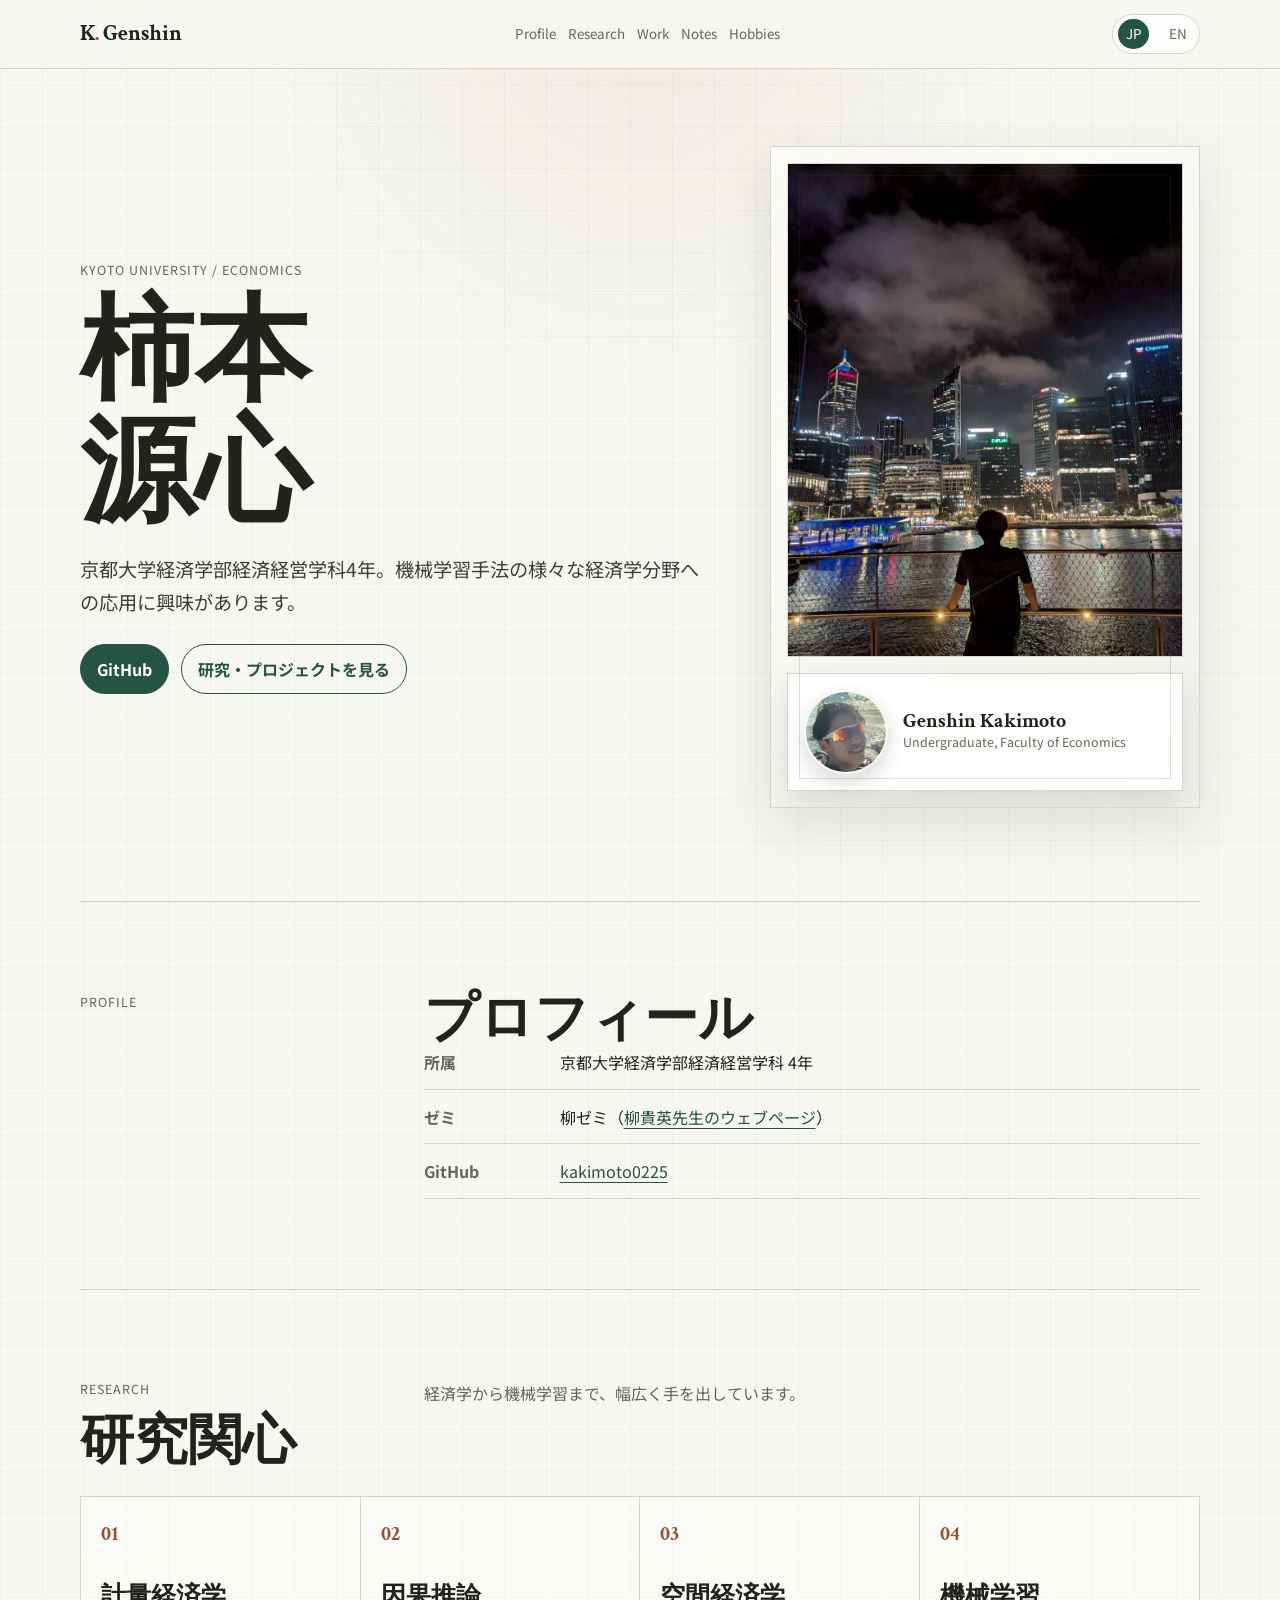
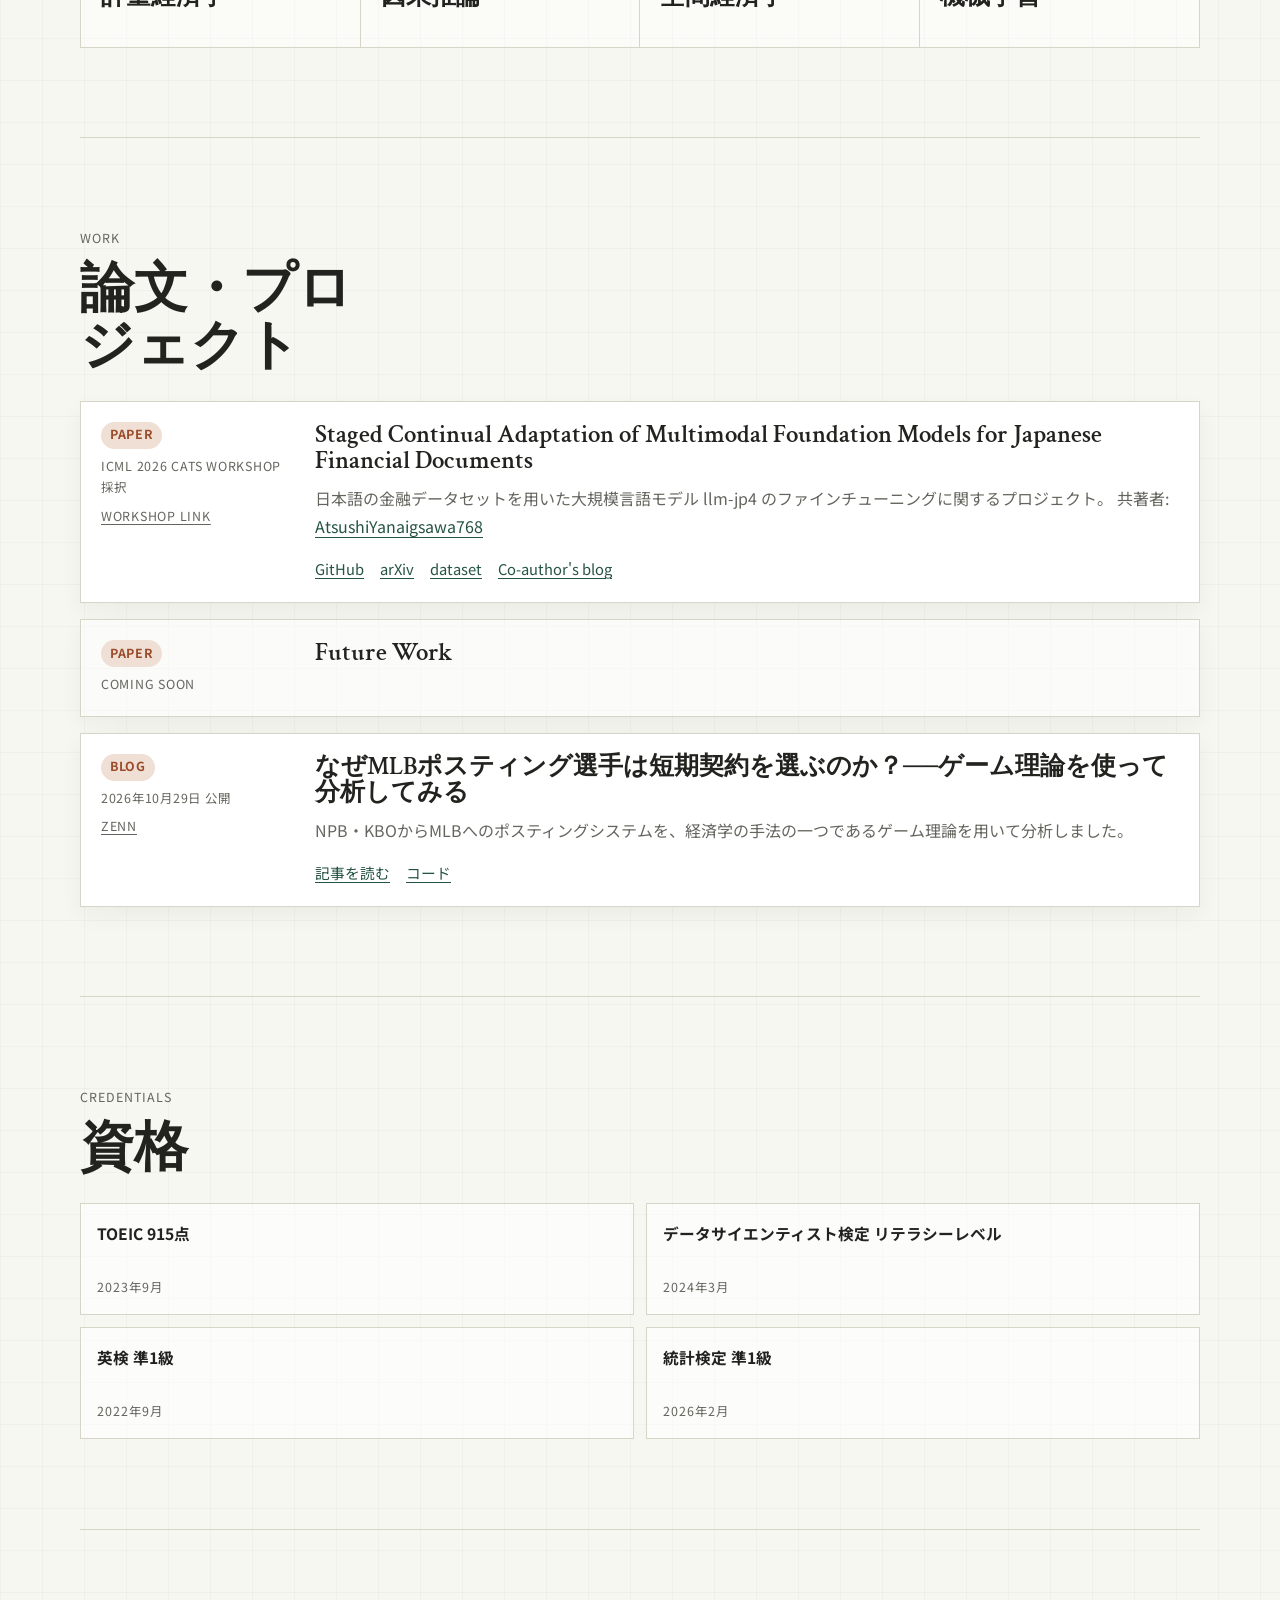
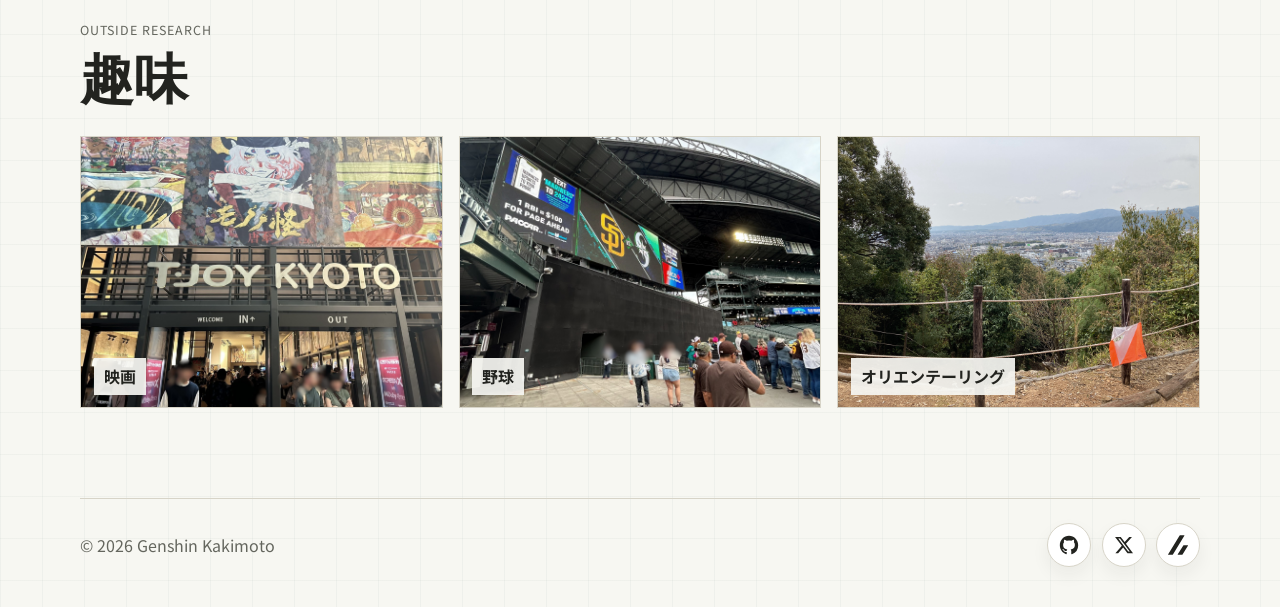
<file: index.html>
﻿<!doctype html>
<html lang="ja">

<head>
  <meta charset="UTF-8" />
  <meta name="viewport" content="width=device-width, initial-scale=1.0" />
  <title>柿本 源心 | Homepage</title>
  <meta name="description" content="柿本源心の個人ホームページ。京都大学経済学部で計量経済学、因果推論、空間経済学、機械学習を研究しています。" />
  <meta property="og:title" content="柿本 源心 | Homepage" />
  <meta property="og:description" content="研究関心、論文、プロジェクトをまとめた個人ホームページです。" />
  <meta property="og:image" content="https://kakimoto0225.github.io/images/profile_large.jpg" />
  <meta property="og:url" content="https://kakimoto0225.github.io/" />
  <link rel="canonical" href="https://kakimoto0225.github.io/" />
  <link rel="stylesheet" href="style.css" />
</head>

<body>
  <header class="site-header">
    <nav class="site-nav" aria-label="メインナビゲーション">
      <a class="brand" href="#top">K<span>.</span> Genshin</a>
      <div class="nav-links">
        <a href="#about">Profile</a>
        <a href="#research">Research</a>
        <a href="#work">Work</a>
        <a href="#notes">Notes</a>
        <a href="#hobbies">Hobbies</a>
      </div>
      <div class="language-switch" aria-label="言語切り替え">
        <a href="index.html" aria-current="page">JP</a>
        <a href="en/">EN</a>
      </div>
    </nav>
  </header>

  <main>
    <section class="hero" id="top">
      <div class="hero-copy">
        <p class="eyebrow">Kyoto University / Economics</p>
        <h1>柿本<br />源心</h1>
        <p class="hero-lead">
          京都大学経済学部経済経営学科4年。機械学習手法の様々な経済学分野への応用に興味があります。
        </p>
        <div class="hero-actions">
          <a class="button button-primary" href="https://github.com/kakimoto0225" target="_blank" rel="noopener noreferrer">GitHub</a>
          <a class="button" href="#work">研究・プロジェクトを見る</a>
        </div>
      </div>

      <aside class="hero-panel" aria-label="プロフィール概要">
        <div class="hero-photo-grid">
          <img class="hero-photo hero-photo-night" src="images/profile_large.jpg" alt="夜景の写真" />
        </div>
        <div class="hero-card">
          <img class="face-avatar" src="images/face.jpg" alt="柿本源心の顔写真" />
          <div>
            <p class="card-name">Genshin Kakimoto</p>
            <p class="card-note">Undergraduate, Faculty of Economics</p>
          </div>
        </div>
      </aside>
    </section>

    <section class="section profile-layout" id="about">
      <div class="section-kicker">Profile</div>
      <div>
        <h2>プロフィール</h2>
        <div class="fact-list">
          <div class="fact-row">
            <dt>所属</dt>
            <dd>京都大学経済学部経済経営学科 4年</dd>
          </div>
          <div class="fact-row">
            <dt>ゼミ</dt>
            <dd>柳ゼミ（<a href="https://sites.google.com/view/takahide-yanagi/japanese?authuser=0" target="_blank" rel="noopener noreferrer">柳貴英先生のウェブページ</a>）</dd>
          </div>
          <div class="fact-row">
            <dt>GitHub</dt>
            <dd><a href="https://github.com/kakimoto0225" target="_blank" rel="noopener noreferrer">kakimoto0225</a></dd>
          </div>
        </div>
      </div>
    </section>

    <section class="section" id="research">
      <div class="section-heading">
        <div>
          <p class="section-kicker">Research</p>
          <h2>研究関心</h2>
        </div>
        <p class="section-summary">経済学から機械学習まで、幅広く手を出しています。</p>
      </div>
      <div class="topic-grid">
        <article class="topic-card">
          <span class="topic-number">01</span>
          <h3>計量経済学</h3>
        </article>
        <article class="topic-card">
          <span class="topic-number">02</span>
          <h3>因果推論</h3>
        </article>
        <article class="topic-card">
          <span class="topic-number">03</span>
          <h3>空間経済学</h3>
        </article>
        <article class="topic-card">
          <span class="topic-number">04</span>
          <h3>機械学習</h3>
        </article>
      </div>
    </section>

    <section class="section" id="work">
      <div class="section-heading">
        <div>
          <p class="section-kicker">Work</p>
          <h2>論文・プロジェクト</h2>
        </div>
      </div>

      <div class="work-list">
        <article class="work-item">
          <div class="work-meta">
            <span>Paper</span>
            <span>ICML 2026 CATS workshop 採択</span>
            <a href="https://cats-icml.github.io/" target="_blank" rel="noopener noreferrer">workshop link</a>
          </div>
          <div class="work-body">
            <h3>Staged Continual Adaptation of Multimodal Foundation Models for Japanese Financial Documents</h3>
            <p>
              日本語の金融データセットを用いた大規模言語モデル llm-jp4 のファインチューニングに関するプロジェクト。
              共著者: <a href="https://github.com/AtsushiYanaigsawa768" target="_blank" rel="noopener noreferrer">AtsushiYanaigsawa768</a>
            </p>
            <div class="inline-links">
              <a href="https://github.com/kakimoto0225/ft-llm-2026" target="_blank" rel="noopener noreferrer">GitHub</a>
              <a href="https://arxiv.org/abs/2610.27904" target="_blank" rel="noopener noreferrer">arXiv</a>
              <a href="https://huggingface.co/collections/Yana/compass" target="_blank" rel="noopener noreferrer">dataset</a>
              <a href="https://atsushiyanaigsawa768.github.io/mysite/ja/blog/compass/" target="_blank" rel="noopener noreferrer">Co-author's blog</a>
            </div>
          </div>
        </article>

        <article class="work-item work-item-empty">
          <div class="work-meta">
            <span>Paper</span>
            <span>Coming Soon</span>
          </div>
          <div class="work-body">
            <h3>Future Work</h3>
          </div>
        </article>

        <article class="work-item">
          <div class="work-meta">
            <span>Blog</span>
            <span>2026年10月29日 公開</span>
            <a href="https://zenn.dev/kakimoto0225/articles/zenn_posting_mlb" target="_blank" rel="noopener noreferrer">Zenn</a>
          </div>
          <div class="work-body">
            <h3>なぜMLBポスティング選手は短期契約を選ぶのか？──ゲーム理論を使って分析してみる</h3>
            <p>
              NPB・KBOからMLBへのポスティングシステムを、経済学の手法の一つであるゲーム理論を用いて分析しました。
            </p>
            <div class="inline-links">
              <a href="https://zenn.dev/kakimoto0225/articles/zenn_posting_mlb" target="_blank" rel="noopener noreferrer">記事を読む</a>
              <a href="https://github.com/kakimoto0225/zenn_posting_code" target="_blank" rel="noopener noreferrer">コード</a>
            </div>
          </div>
        </article>
      </div>
    </section>

    <section class="section split-section" id="notes">
      <div>
        <p class="section-kicker">Credentials</p>
        <h2>資格</h2>
      </div>
      <div class="credential-grid">
        <div class="credential"><strong>TOEIC 915点</strong><span>2023年9月</span></div>
        <div class="credential"><strong>データサイエンティスト検定 リテラシーレベル</strong><span>2024年3月</span></div>
        <div class="credential"><strong>英検 準1級</strong><span>2022年9月</span></div>
        <div class="credential"><strong>統計検定 準1級</strong><span>2026年2月</span></div>
      </div>
    </section>

    <section class="section" id="hobbies">
      <div class="section-heading">
        <div>
          <p class="section-kicker">Outside Research</p>
          <h2>趣味</h2>
        </div>
      </div>
      <div class="image-grid">
        <figure>
          <img src="images/hobby_movie.jpg" alt="映画のイメージ写真" />
          <figcaption>映画</figcaption>
        </figure>
        <figure>
          <img src="images/hobby_baseball.jpg" alt="野球のイメージ写真" />
          <figcaption>野球</figcaption>
        </figure>
        <figure>
          <img src="images/hobby_orienteering.jpeg" alt="オリエンテーリングのイメージ写真" />
          <figcaption>オリエンテーリング</figcaption>
        </figure>
      </div>
    </section>
  </main>

  <footer class="site-footer">
    <p>&copy; 2026 Genshin Kakimoto</p>
    <div class="footer-social-links" aria-label="Social links">
      <a class="footer-social-link" href="https://github.com/kakimoto0225/kakimoto0225.github.io" target="_blank" rel="noopener noreferrer" aria-label="GitHub repository">
        <svg aria-hidden="true" viewBox="0 0 24 24" width="22" height="22">
          <path d="M12 2C6.48 2 2 6.58 2 12.26c0 4.53 2.87 8.37 6.84 9.73.5.1.68-.22.68-.49 0-.24-.01-1.04-.01-1.89-2.78.62-3.37-1.22-3.37-1.22-.45-1.19-1.11-1.5-1.11-1.5-.91-.64.07-.63.07-.63 1 .07 1.53 1.06 1.53 1.06.89 1.56 2.34 1.11 2.91.85.09-.66.35-1.11.63-1.37-2.22-.26-4.56-1.14-4.56-5.06 0-1.12.39-2.03 1.03-2.75-.1-.26-.45-1.3.1-2.71 0 0 .84-.28 2.75 1.05A9.3 9.3 0 0 1 12 7c.85 0 1.71.12 2.51.34 1.91-1.33 2.75-1.05 2.75-1.05.55 1.41.2 2.45.1 2.71.64.72 1.03 1.63 1.03 2.75 0 3.93-2.34 4.79-4.57 5.05.36.32.68.94.68 1.9 0 1.37-.01 2.47-.01 2.8 0 .27.18.59.69.49A10.2 10.2 0 0 0 22 12.26C22 6.58 17.52 2 12 2Z" />
        </svg>
      </a>
      <a class="footer-social-link" href="https://x.com/KG_economics" target="_blank" rel="noopener noreferrer" aria-label="X account">
        <svg aria-hidden="true" viewBox="0 0 24 24" width="20" height="20">
          <path d="M18.244 2.25h3.308l-7.227 8.26 8.502 11.24H16.17l-5.214-6.817L4.99 21.75H1.68l7.73-8.835L1.254 2.25H8.08l4.713 6.231Zm-1.161 17.52h1.833L7.084 4.126H5.117Z" />
        </svg>
      </a>
      <a class="footer-social-link" href="https://zenn.dev/kakimoto0225" target="_blank" rel="noopener noreferrer" aria-label="Zenn">
        <svg aria-hidden="true" viewBox="0 0 24 24" width="20" height="20">
          <path d="M.264 23.771h4.984c.264 0 .498-.147.645-.352L19.614.874c.176-.293-.029-.645-.381-.645h-4.72a.627.627 0 0 0-.557.323L.03 23.361c-.088.176.029.41.234.41ZM17.445 23.419l6.479-10.408c.205-.323-.029-.733-.41-.733h-4.691c-.176 0-.352.088-.44.235l-6.655 10.643c-.176.264.029.616.352.616h4.779a.654.654 0 0 0 .586-.353Z" />
        </svg>
      </a>
    </div>
  </footer>

</body>

</html>
</file>
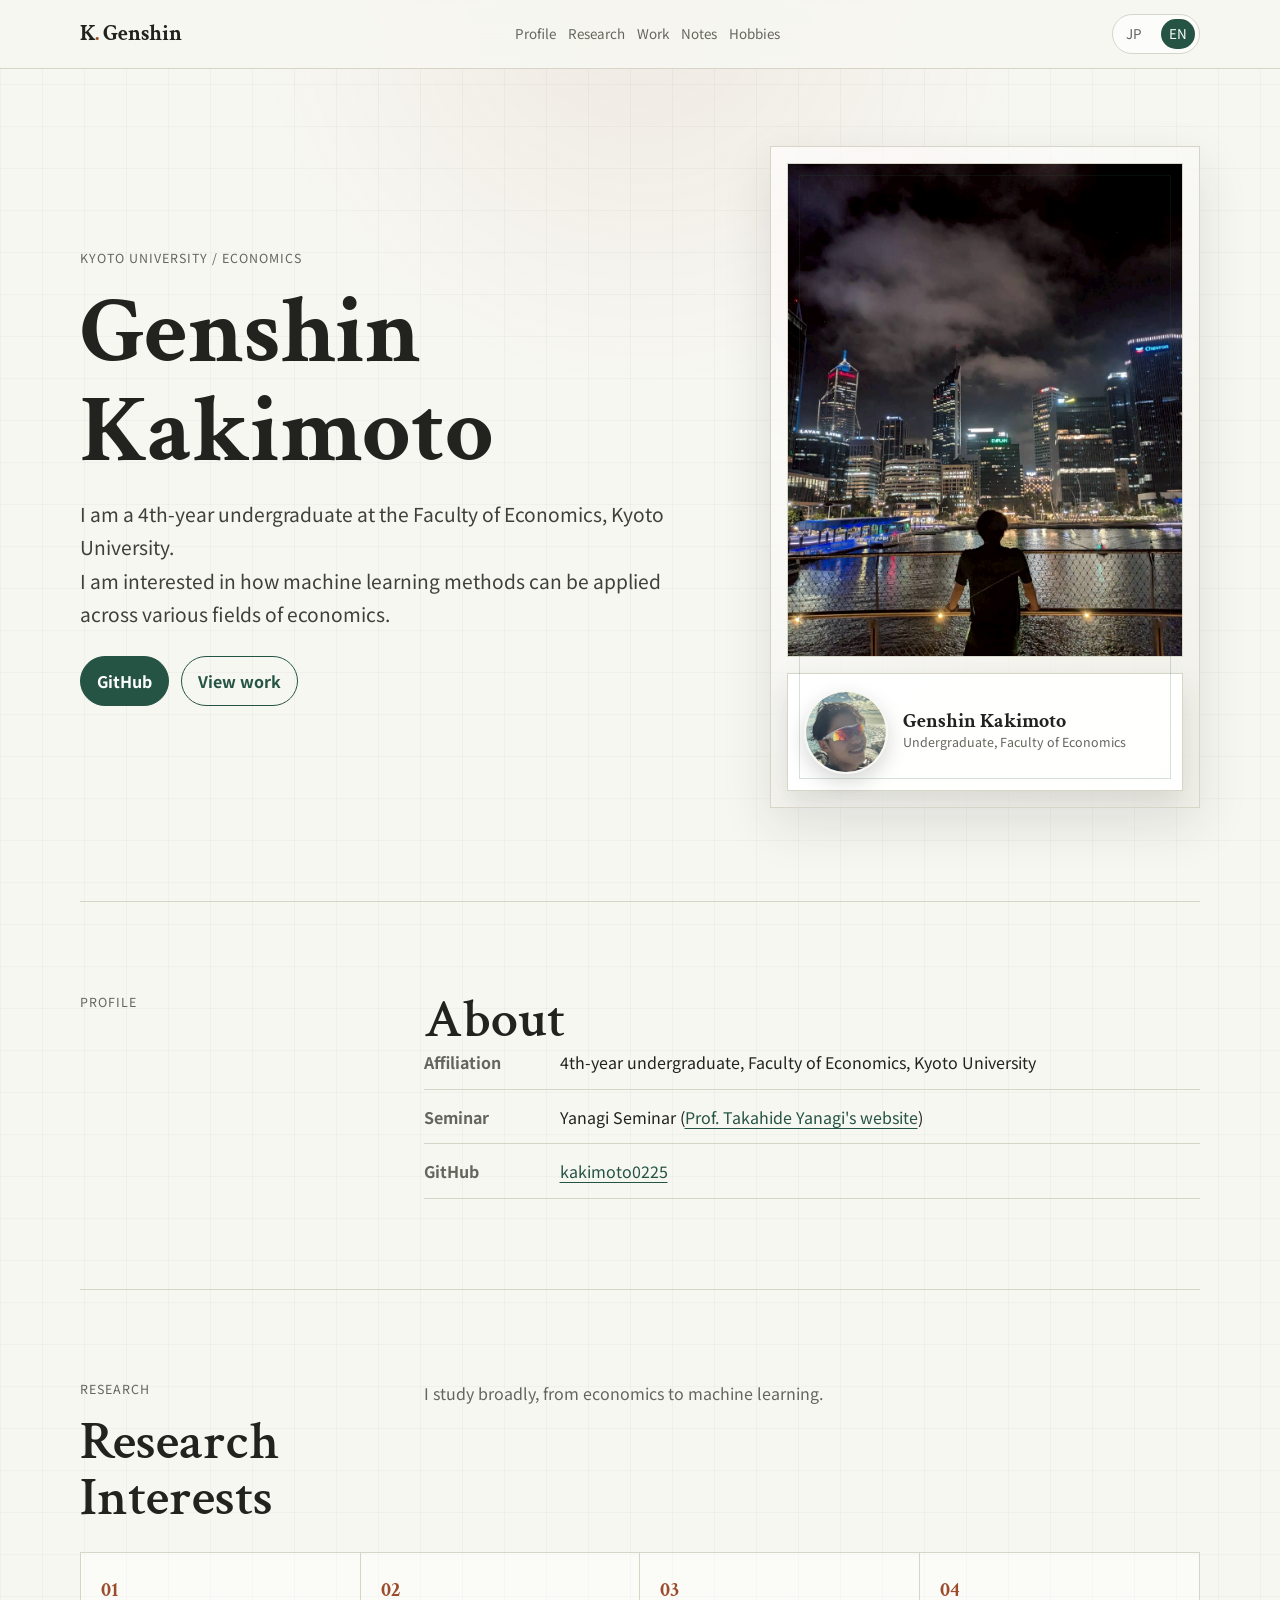
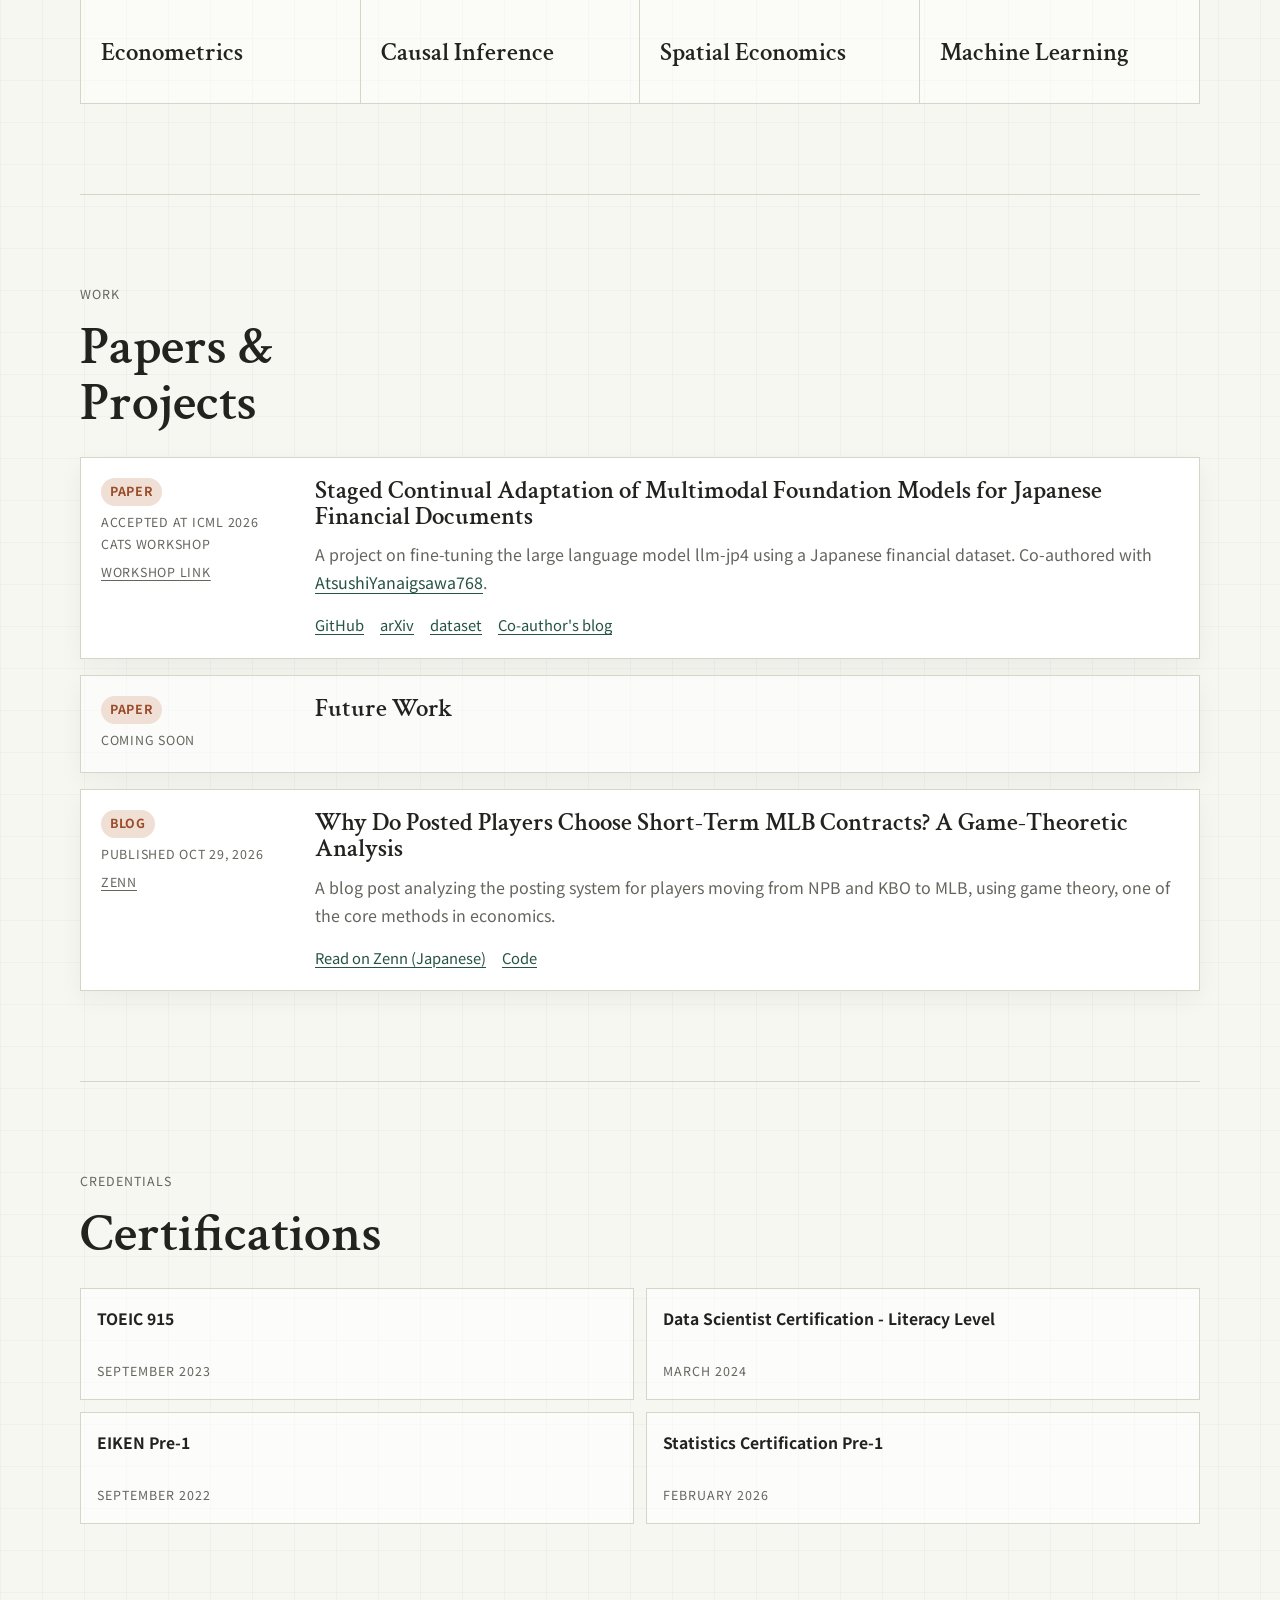
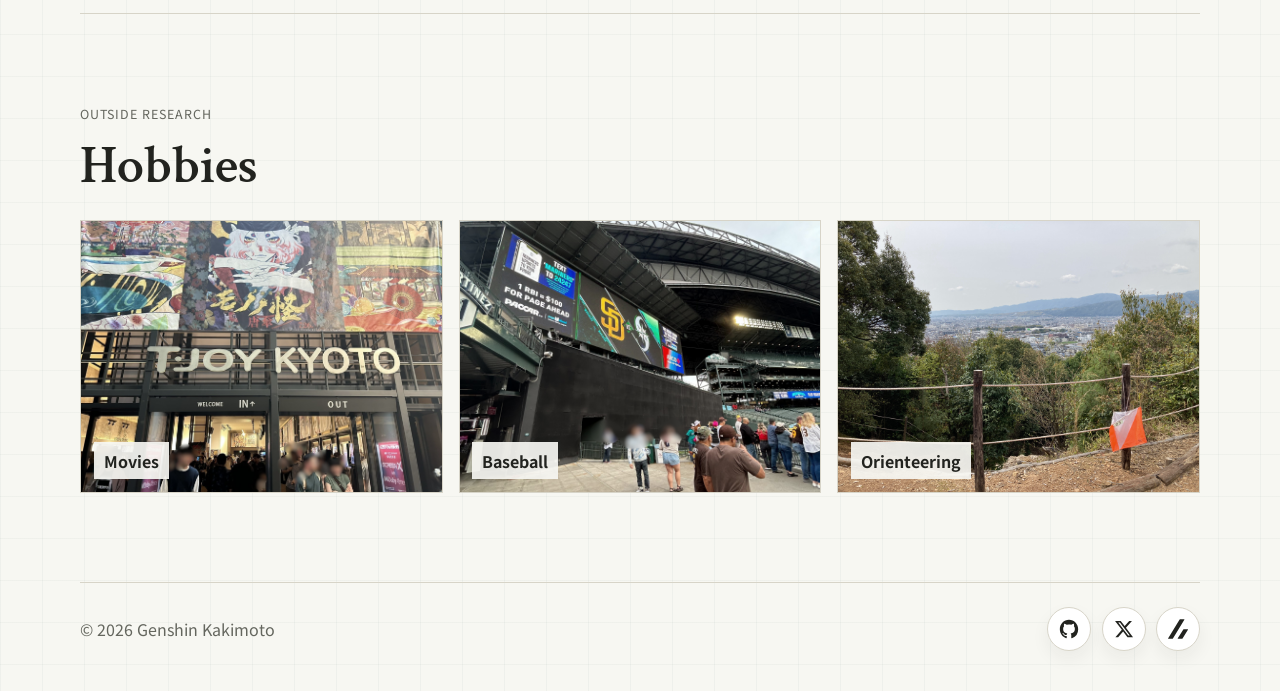
<file: en/index.html>
﻿<!doctype html>
<html lang="en">

<head>
  <meta charset="UTF-8" />
  <meta name="viewport" content="width=device-width, initial-scale=1.0" />
  <title>Genshin Kakimoto | Homepage</title>
  <meta name="description" content="Personal homepage for Genshin Kakimoto, an undergraduate at Kyoto University researching econometrics, causal inference, spatial economics, and machine learning." />
  <meta property="og:title" content="Genshin Kakimoto | Homepage" />
  <meta property="og:description" content="Research interests, papers, and projects." />
  <meta property="og:image" content="https://kakimoto0225.github.io/images/profile_large.jpg" />
  <meta property="og:url" content="https://kakimoto0225.github.io/en/" />
  <link rel="canonical" href="https://kakimoto0225.github.io/en/" />
  <link rel="stylesheet" href="../style.css" />
</head>

<body>
  <header class="site-header">
    <nav class="site-nav" aria-label="Main navigation">
      <a class="brand" href="#top">K<span>.</span> Genshin</a>
      <div class="nav-links">
        <a href="#about">Profile</a>
        <a href="#research">Research</a>
        <a href="#work">Work</a>
        <a href="#notes">Notes</a>
        <a href="#hobbies">Hobbies</a>
      </div>
      <div class="language-switch" aria-label="Language switcher">
        <a href="../">JP</a>
        <a href="./" aria-current="page">EN</a>
      </div>
    </nav>
  </header>

  <main>
    <section class="hero" id="top">
      <div class="hero-copy">
        <p class="eyebrow">Kyoto University / Economics</p>
        <h1>Genshin Kakimoto</h1>
        <p class="hero-lead">
          I am a 4th-year undergraduate at the Faculty of Economics, Kyoto University.<br />
          I am interested in how machine learning methods can be applied across various fields of economics.
        </p>
        <div class="hero-actions">
          <a class="button button-primary" href="https://github.com/kakimoto0225" target="_blank" rel="noopener noreferrer">GitHub</a>
          <a class="button" href="#work">View work</a>
        </div>
      </div>

      <aside class="hero-panel" aria-label="Profile summary">
        <div class="hero-photo-grid">
          <img class="hero-photo hero-photo-night" src="../images/profile_large.jpg" alt="Night view photo" />
        </div>
        <div class="hero-card">
          <img class="face-avatar" src="../images/face.jpg" alt="Portrait of Genshin Kakimoto" />
          <div>
            <p class="card-name">Genshin Kakimoto</p>
            <p class="card-note">Undergraduate, Faculty of Economics</p>
          </div>
        </div>
      </aside>
    </section>

    <section class="section profile-layout" id="about">
      <div class="section-kicker">Profile</div>
      <div>
        <h2>About</h2>
        <div class="fact-list">
          <div class="fact-row">
            <dt>Affiliation</dt>
            <dd>4th-year undergraduate, Faculty of Economics, Kyoto University</dd>
          </div>
          <div class="fact-row">
            <dt>Seminar</dt>
            <dd>Yanagi Seminar (<a href="https://sites.google.com/view/takahide-yanagi/japanese?authuser=0" target="_blank" rel="noopener noreferrer">Prof. Takahide Yanagi's website</a>)</dd>
          </div>
          <div class="fact-row">
            <dt>GitHub</dt>
            <dd><a href="https://github.com/kakimoto0225" target="_blank" rel="noopener noreferrer">kakimoto0225</a></dd>
          </div>
        </div>
      </div>
    </section>

    <section class="section" id="research">
      <div class="section-heading">
        <div>
          <p class="section-kicker">Research</p>
          <h2>Research Interests</h2>
        </div>
        <p class="section-summary">I study broadly, from economics to machine learning.</p>
      </div>
      <div class="topic-grid">
        <article class="topic-card">
          <span class="topic-number">01</span>
          <h3>Econometrics</h3>
        </article>
        <article class="topic-card">
          <span class="topic-number">02</span>
          <h3>Causal Inference</h3>
        </article>
        <article class="topic-card">
          <span class="topic-number">03</span>
          <h3>Spatial Economics</h3>
        </article>
        <article class="topic-card">
          <span class="topic-number">04</span>
          <h3>Machine Learning</h3>
        </article>
      </div>
    </section>

    <section class="section" id="work">
      <div class="section-heading">
        <div>
          <p class="section-kicker">Work</p>
          <h2>Papers &amp; Projects</h2>
        </div>
      </div>

      <div class="work-list">
        <article class="work-item">
          <div class="work-meta">
            <span>Paper</span>
            <span>Accepted at ICML 2026 CATS workshop</span>
            <a href="https://cats-icml.github.io/" target="_blank" rel="noopener noreferrer">workshop link</a>
          </div>
          <div class="work-body">
            <h3>Staged Continual Adaptation of Multimodal Foundation Models for Japanese Financial Documents</h3>
            <p>
              A project on fine-tuning the large language model llm-jp4 using a Japanese financial dataset.
              Co-authored with <a href="https://github.com/AtsushiYanaigsawa768" target="_blank" rel="noopener noreferrer">AtsushiYanaigsawa768</a>.
            </p>
            <div class="inline-links">
              <a href="https://github.com/kakimoto0225/ft-llm-2026" target="_blank" rel="noopener noreferrer">GitHub</a>
              <a href="https://arxiv.org/abs/2610.27904" target="_blank" rel="noopener noreferrer">arXiv</a>
              <a href="https://huggingface.co/collections/Yana/compass" target="_blank" rel="noopener noreferrer">dataset</a>
              <a href="https://atsushiyanaigsawa768.github.io/mysite/en/blog/compass/" target="_blank" rel="noopener noreferrer">Co-author's blog</a>
            </div>
          </div>
        </article>

        <article class="work-item work-item-empty">
          <div class="work-meta">
            <span>Paper</span>
            <span>Coming Soon</span>
          </div>
          <div class="work-body">
            <h3>Future Work</h3>
          </div>
        </article>

        <article class="work-item">
          <div class="work-meta">
            <span>Blog</span>
            <span>Published Oct 29, 2026</span>
            <a href="https://zenn.dev/kakimoto0225/articles/zenn_posting_mlb" target="_blank" rel="noopener noreferrer">Zenn</a>
          </div>
          <div class="work-body">
            <h3>Why Do Posted Players Choose Short-Term MLB Contracts? A Game-Theoretic Analysis</h3>
            <p>
              A blog post analyzing the posting system for players moving from NPB and KBO to MLB, using game theory, one of the core methods in economics.
            </p>
            <div class="inline-links">
              <a href="https://zenn.dev/kakimoto0225/articles/zenn_posting_mlb" target="_blank" rel="noopener noreferrer">Read on Zenn (Japanese)</a>
              <a href="https://github.com/kakimoto0225/zenn_posting_code" target="_blank" rel="noopener noreferrer">Code</a>
            </div>
          </div>
        </article>
      </div>
    </section>

    <section class="section split-section" id="notes">
      <div>
        <p class="section-kicker">Credentials</p>
        <h2>Certifications</h2>
      </div>
      <div class="credential-grid">
        <div class="credential"><strong>TOEIC 915</strong><span>September 2023</span></div>
        <div class="credential"><strong>Data Scientist Certification - Literacy Level</strong><span>March 2024</span></div>
        <div class="credential"><strong>EIKEN Pre-1</strong><span>September 2022</span></div>
        <div class="credential"><strong>Statistics Certification Pre-1</strong><span>February 2026</span></div>
      </div>
    </section>

    <section class="section" id="hobbies">
      <div class="section-heading">
        <div>
          <p class="section-kicker">Outside Research</p>
          <h2>Hobbies</h2>
        </div>
      </div>
      <div class="image-grid">
        <figure>
          <img src="../images/hobby_movie.jpg" alt="Movie-related photo" />
          <figcaption>Movies</figcaption>
        </figure>
        <figure>
          <img src="../images/hobby_baseball.jpg" alt="Baseball-related photo" />
          <figcaption>Baseball</figcaption>
        </figure>
        <figure>
          <img src="../images/hobby_orienteering.jpeg" alt="Orienteering-related photo" />
          <figcaption>Orienteering</figcaption>
        </figure>
      </div>
    </section>
  </main>

  <footer class="site-footer">
    <p>&copy; 2026 Genshin Kakimoto</p>
    <div class="footer-social-links" aria-label="Social links">
      <a class="footer-social-link" href="https://github.com/kakimoto0225/kakimoto0225.github.io" target="_blank" rel="noopener noreferrer" aria-label="GitHub repository">
        <svg aria-hidden="true" viewBox="0 0 24 24" width="22" height="22">
          <path d="M12 2C6.48 2 2 6.58 2 12.26c0 4.53 2.87 8.37 6.84 9.73.5.1.68-.22.68-.49 0-.24-.01-1.04-.01-1.89-2.78.62-3.37-1.22-3.37-1.22-.45-1.19-1.11-1.5-1.11-1.5-.91-.64.07-.63.07-.63 1 .07 1.53 1.06 1.53 1.06.89 1.56 2.34 1.11 2.91.85.09-.66.35-1.11.63-1.37-2.22-.26-4.56-1.14-4.56-5.06 0-1.12.39-2.03 1.03-2.75-.1-.26-.45-1.3.1-2.71 0 0 .84-.28 2.75 1.05A9.3 9.3 0 0 1 12 7c.85 0 1.71.12 2.51.34 1.91-1.33 2.75-1.05 2.75-1.05.55 1.41.2 2.45.1 2.71.64.72 1.03 1.63 1.03 2.75 0 3.93-2.34 4.79-4.57 5.05.36.32.68.94.68 1.9 0 1.37-.01 2.47-.01 2.8 0 .27.18.59.69.49A10.2 10.2 0 0 0 22 12.26C22 6.58 17.52 2 12 2Z" />
        </svg>
      </a>
      <a class="footer-social-link" href="https://x.com/KG_economics" target="_blank" rel="noopener noreferrer" aria-label="X account">
        <svg aria-hidden="true" viewBox="0 0 24 24" width="20" height="20">
          <path d="M18.244 2.25h3.308l-7.227 8.26 8.502 11.24H16.17l-5.214-6.817L4.99 21.75H1.68l7.73-8.835L1.254 2.25H8.08l4.713 6.231Zm-1.161 17.52h1.833L7.084 4.126H5.117Z" />
        </svg>
      </a>
      <a class="footer-social-link" href="https://zenn.dev/kakimoto0225" target="_blank" rel="noopener noreferrer" aria-label="Zenn">
        <svg aria-hidden="true" viewBox="0 0 24 24" width="20" height="20">
          <path d="M.264 23.771h4.984c.264 0 .498-.147.645-.352L19.614.874c.176-.293-.029-.645-.381-.645h-4.72a.627.627 0 0 0-.557.323L.03 23.361c-.088.176.029.41.234.41ZM17.445 23.419l6.479-10.408c.205-.323-.029-.733-.41-.733h-4.691c-.176 0-.352.088-.44.235l-6.655 10.643c-.176.264.029.616.352.616h4.779a.654.654 0 0 0 .586-.353Z" />
        </svg>
      </a>
    </div>
  </footer>

</body>

</html>
</file>
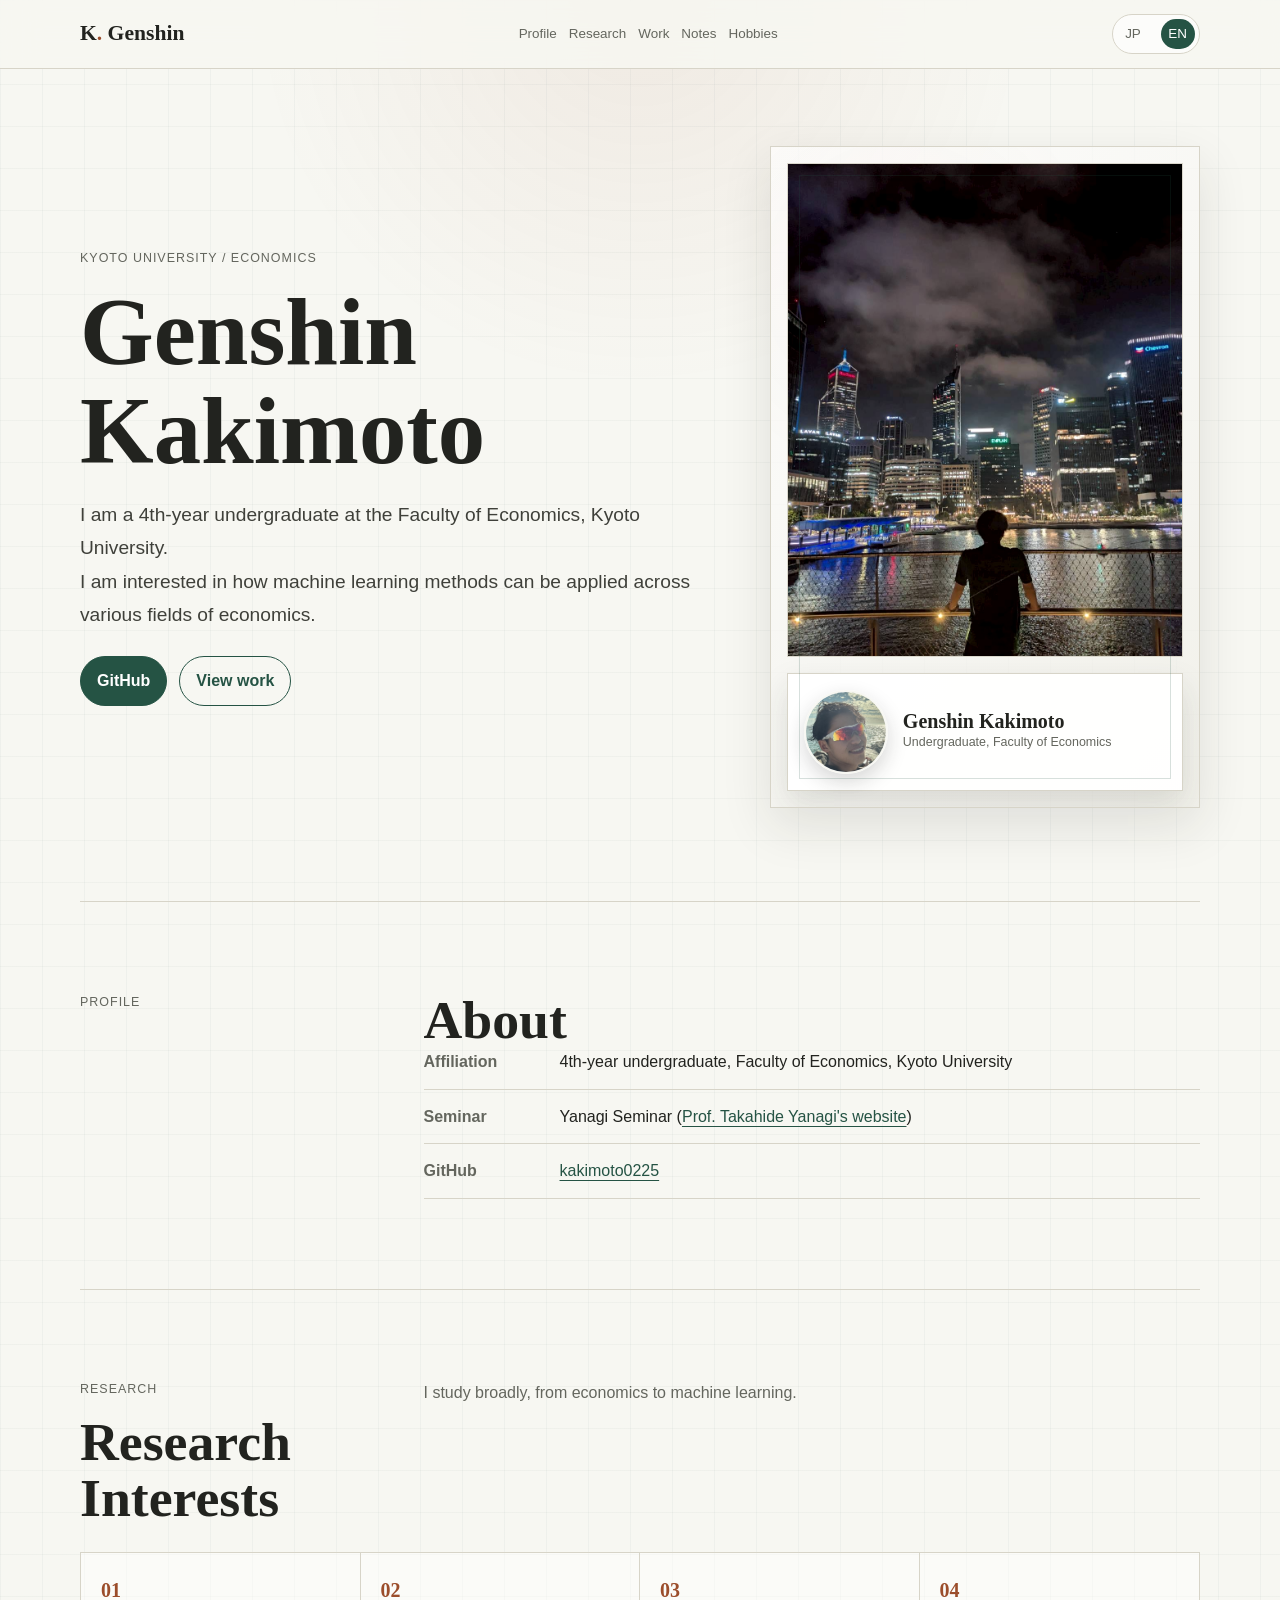
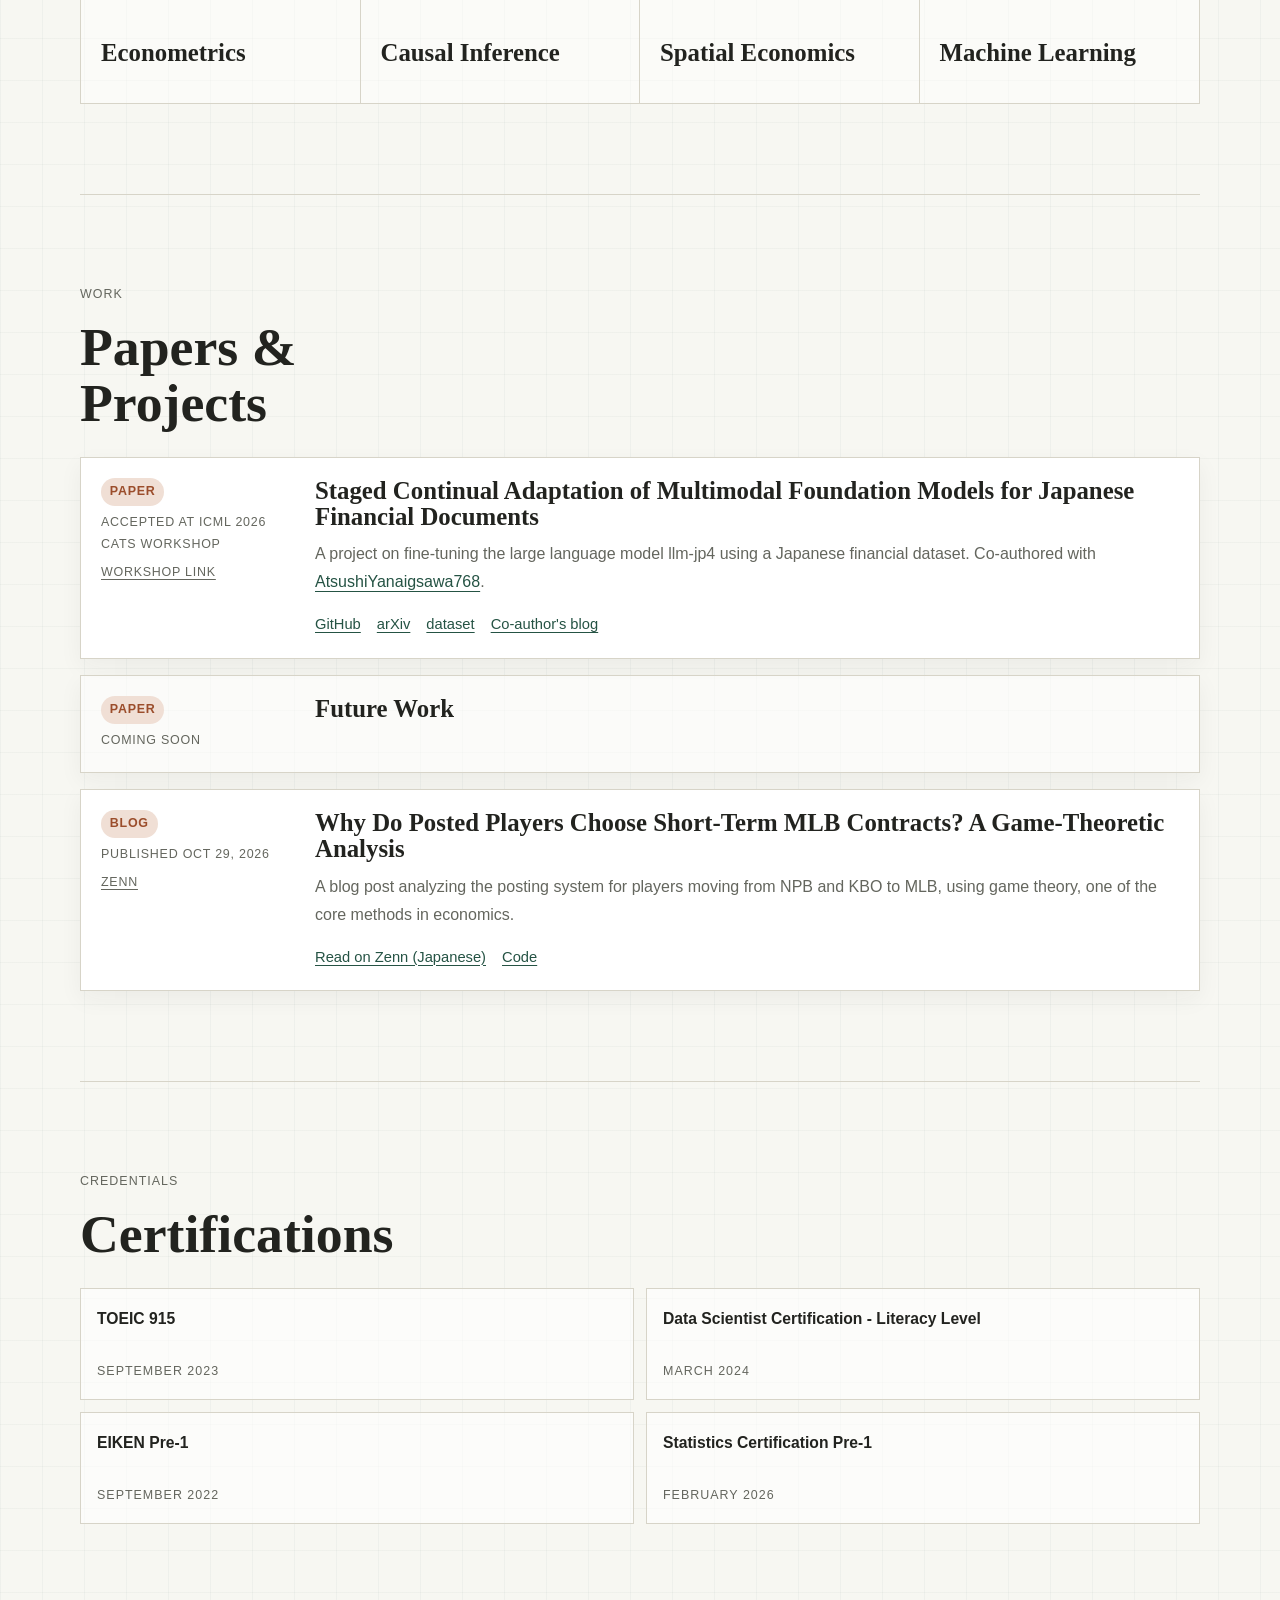
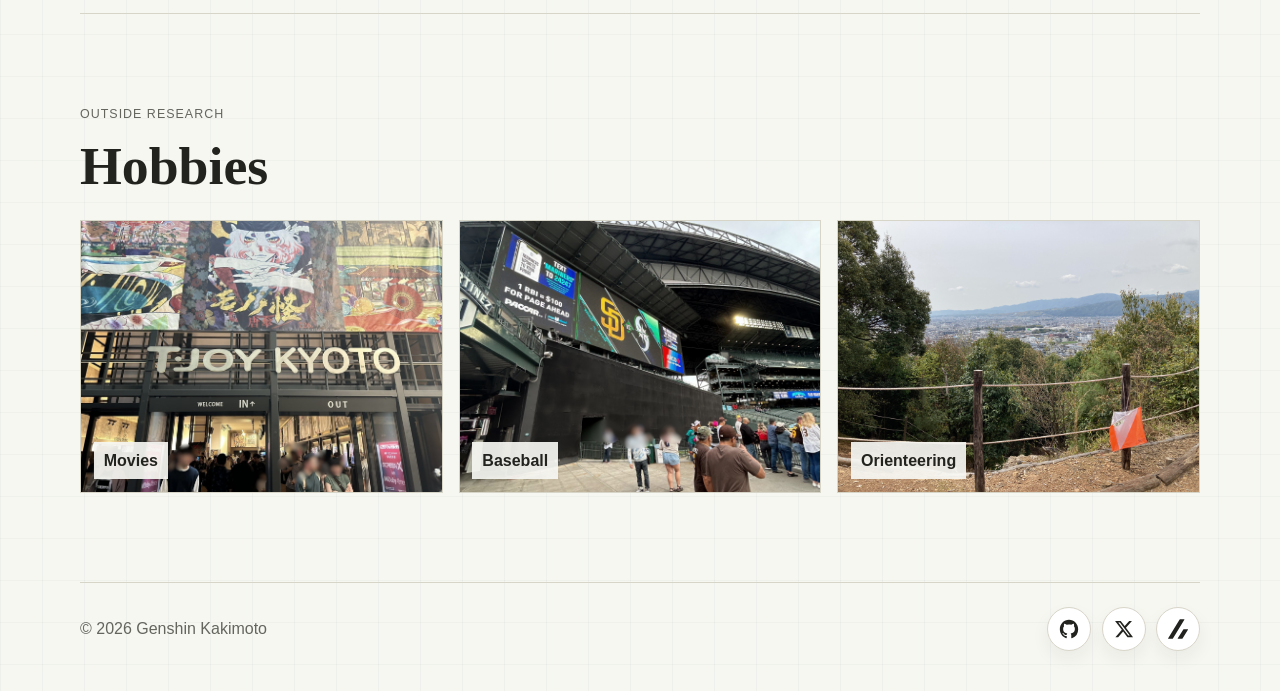
<file: index_en.html>
<!doctype html>
<html lang="en">

<head>
  <meta charset="UTF-8" />
  <meta name="viewport" content="width=device-width, initial-scale=1.0" />
  <meta http-equiv="refresh" content="0; url=en/" />
  <link rel="canonical" href="https://kakimoto0225.github.io/en/" />
  <title>Redirecting to English homepage</title>
</head>

<body>
  <p><a href="en/">Continue to the English homepage</a></p>
</body>

</html>
</file>
<file: style.css>
@import url("https://fonts.googleapis.com/css2?family=Crimson+Text:wght@400;600;700&family=Noto+Sans+JP:wght@400;500;700&display=swap");

:root {
  --paper: #f7f7f2;
  --paper-deep: #efeee6;
  --ink: #22231f;
  --muted: #64665e;
  --line: #d7d4c8;
  --green: #255344;
  --green-soft: #dfe8df;
  --rust: #9b4d2b;
  --rust-soft: #f0dfd5;
  --white: #ffffff;
  --shadow: 0 18px 48px rgba(34, 35, 31, 0.11);
  --max: 1120px;
}

* {
  box-sizing: border-box;
}

html {
  scroll-behavior: smooth;
}

body {
  margin: 0;
  font-family: "Noto Sans JP", sans-serif;
  color: var(--ink);
  background:
    linear-gradient(90deg, rgba(37, 83, 68, 0.04) 1px, transparent 1px),
    linear-gradient(180deg, rgba(37, 83, 68, 0.035) 1px, transparent 1px),
    var(--paper);
  background-size: 42px 42px;
  line-height: 1.75;
  overflow-x: hidden;
}

body::before {
  content: "";
  position: fixed;
  inset: 0;
  pointer-events: none;
  background: radial-gradient(circle at 50% 0%, rgba(155, 77, 43, 0.08), transparent 35%);
  z-index: -1;
}

a {
  color: var(--green);
  text-decoration-thickness: 1px;
  text-underline-offset: 0.22em;
}

a:hover {
  color: var(--rust);
}

button {
  font: inherit;
}

img {
  display: block;
  max-width: 100%;
}

.site-header {
  position: sticky;
  top: 0;
  z-index: 5;
  background: rgba(247, 247, 242, 0.86);
  backdrop-filter: blur(18px);
  border-bottom: 1px solid var(--line);
}

.site-nav,
.hero,
.section,
.site-footer {
  width: min(var(--max), calc(100% - 40px));
  margin-inline: auto;
}

.site-nav {
  min-height: 68px;
  display: flex;
  align-items: center;
  justify-content: space-between;
  gap: 1rem;
}

.brand {
  font-family: "Crimson Text", serif;
  font-size: 1.35rem;
  font-weight: 700;
  color: var(--ink);
  text-decoration: none;
  white-space: nowrap;
}

.brand span {
  color: var(--rust);
}

.nav-links,
.language-switch,
.hero-actions,
.inline-links {
  display: flex;
  align-items: center;
  gap: 0.75rem;
  flex-wrap: wrap;
}

.nav-links a,
.language-switch a {
  font-size: 0.84rem;
  color: var(--muted);
  text-decoration: none;
}

.nav-links a:hover,
.language-switch a:hover,
.language-switch a[aria-current="page"] {
  color: var(--green);
}

.language-switch {
  padding: 0.28rem;
  border: 1px solid var(--line);
  border-radius: 999px;
  background: rgba(255, 255, 255, 0.55);
}

.language-switch a {
  padding: 0.18rem 0.48rem;
  border-radius: 999px;
}

.language-switch a[aria-current="page"] {
  background: var(--green);
  color: var(--white);
}

.hero {
  min-height: calc(100vh - 68px);
  display: grid;
  grid-template-columns: minmax(0, 1.05fr) minmax(300px, 0.72fr);
  gap: clamp(2rem, 5vw, 4.5rem);
  align-items: center;
  padding: 4rem 0 5rem;
}

.hero-copy {
  min-width: 0;
}

.eyebrow,
.section-kicker,
.work-meta,
.card-note,
.credential span {
  color: var(--muted);
  font-size: 0.78rem;
  letter-spacing: 0.08em;
  text-transform: uppercase;
}

h1,
h2,
h3,
p {
  margin-top: 0;
}

h1,
h2,
h3,
.card-name {
  font-family: "Crimson Text", serif;
  line-height: 1.05;
}

h1 {
  max-width: 7.6ch;
  margin-bottom: 1rem;
  font-size: clamp(4.2rem, 9vw, 7.4rem);
  font-weight: 700;
  overflow-wrap: normal;
}

html[lang="en"] h1 {
  max-width: 8.4ch;
  font-size: clamp(3.8rem, 7.4vw, 6.4rem);
}

h2 {
  margin-bottom: 0;
  font-size: clamp(2rem, 4.2vw, 4rem);
  font-weight: 600;
  overflow-wrap: anywhere;
}

h3 {
  margin-bottom: 0.65rem;
  font-size: 1.55rem;
  font-weight: 600;
}

.hero-lead {
  max-width: min(690px, calc(100vw - 84px));
  margin-bottom: 1.5rem;
  color: #3f403a;
  font-size: clamp(1rem, 1.8vw, 1.2rem);
  overflow-wrap: anywhere;
}

.button {
  display: inline-flex;
  min-height: 42px;
  align-items: center;
  justify-content: center;
  padding: 0.62rem 1rem;
  border: 1px solid var(--green);
  border-radius: 999px;
  background: transparent;
  color: var(--green);
  text-decoration: none;
  font-weight: 700;
  cursor: pointer;
  transition: transform 160ms ease, background 160ms ease, color 160ms ease;
}

.button:hover {
  transform: translateY(-1px);
  background: var(--green-soft);
}

.button-primary {
  background: var(--green);
  color: var(--white);
}

.button-primary:hover {
  background: var(--rust);
  color: var(--white);
  border-color: var(--rust);
}

.hero-panel {
  min-height: 420px;
  display: flex;
  flex-direction: column;
  gap: 1rem;
  position: relative;
  border: 1px solid var(--line);
  background:
    linear-gradient(135deg, rgba(255, 255, 255, 0.72), rgba(239, 238, 230, 0.72)),
    radial-gradient(circle at 30% 20%, rgba(155, 77, 43, 0.15), transparent 34%);
  box-shadow: var(--shadow);
  overflow: hidden;
  padding: 1rem;
}

.hero-panel::after {
  content: "";
  position: absolute;
  inset: 28px;
  border: 1px solid rgba(37, 83, 68, 0.18);
  pointer-events: none;
}

.hero-photo-grid {
  width: 100%;
  display: grid;
  grid-template-columns: 1fr;
  gap: 1rem;
}

.hero-photo {
  width: 100%;
  object-fit: cover;
  border: 1px solid var(--line);
  background: var(--paper-deep);
}

.hero-photo-night {
  aspect-ratio: 4 / 5;
  filter: saturate(0.9) contrast(1.04);
}

.hero-card {
  position: relative;
  width: 100%;
  display: grid;
  grid-template-columns: auto minmax(0, 1fr);
  align-items: center;
  gap: 0.9rem;
  padding: 1rem;
  background: rgba(255, 255, 255, 0.92);
  border: 1px solid var(--line);
  box-shadow: 0 14px 30px rgba(34, 35, 31, 0.13);
}

.face-avatar {
  width: 84px;
  aspect-ratio: 1;
  object-fit: cover;
  object-position: 52% 36%;
  border-radius: 50%;
  border: 2px solid var(--paper);
  box-shadow: 0 8px 20px rgba(34, 35, 31, 0.18);
}

.card-name {
  margin: 0;
  font-size: 1.25rem;
  font-weight: 700;
  overflow-wrap: anywhere;
}

.card-note {
  margin: 0;
  letter-spacing: 0;
  text-transform: none;
}

.section {
  padding: clamp(3rem, 7vw, 6.5rem) 0;
  border-top: 1px solid var(--line);
}

.profile-layout,
.section-heading,
.split-section {
  display: grid;
  grid-template-columns: minmax(220px, 0.36fr) minmax(0, 1fr);
  gap: clamp(1.5rem, 5vw, 4rem);
  align-items: start;
}

.split-section {
  grid-template-columns: 1fr;
  gap: 1.6rem;
}

.section-heading {
  margin-bottom: 1.6rem;
}

.section-summary {
  max-width: 560px;
  color: var(--muted);
}

.fact-list {
  display: grid;
  gap: 0.8rem;
}

.fact-row {
  display: grid;
  grid-template-columns: 120px minmax(0, 1fr);
  gap: 1rem;
  padding-bottom: 0.8rem;
  border-bottom: 1px solid var(--line);
}

dt {
  color: var(--muted);
  font-weight: 700;
}

dd {
  margin: 0;
}

.topic-grid {
  display: grid;
  grid-template-columns: repeat(4, minmax(0, 1fr));
  border: 1px solid var(--line);
  background: rgba(255, 255, 255, 0.45);
}

.topic-card {
  min-height: 150px;
  padding: 1.25rem;
  border-right: 1px solid var(--line);
}

.topic-card:last-child {
  border-right: 0;
}

.topic-number {
  display: block;
  margin-bottom: 2rem;
  color: var(--rust);
  font-family: "Crimson Text", serif;
  font-size: 1.25rem;
  font-weight: 700;
}

.topic-card p,
.work-body p {
  color: var(--muted);
}

.work-list {
  display: grid;
  gap: 1rem;
}

.work-item {
  display: grid;
  grid-template-columns: 190px minmax(0, 1fr);
  gap: 1.5rem;
  padding: 1.25rem;
  background: var(--white);
  border: 1px solid var(--line);
  box-shadow: 0 8px 22px rgba(34, 35, 31, 0.05);
}

.work-item-empty {
  background: rgba(255, 255, 255, 0.5);
}

.work-meta {
  align-content: start;
  display: grid;
  gap: 0.4rem;
  letter-spacing: 0.06em;
}

.work-meta span:first-child {
  width: max-content;
  padding: 0.18rem 0.55rem;
  background: var(--rust-soft);
  color: var(--rust);
  border-radius: 999px;
  font-weight: 700;
}

.work-meta a {
  color: var(--muted);
  text-decoration-thickness: 1px;
  text-underline-offset: 0.22em;
}

.inline-links {
  gap: 1rem;
  color: var(--muted);
  font-size: 0.92rem;
}

.credential-grid {
  display: grid;
  grid-template-columns: repeat(2, minmax(0, 1fr));
  gap: 0.75rem;
}

.credential {
  min-width: 0;
  min-height: 112px;
  display: flex;
  flex-direction: column;
  justify-content: space-between;
  padding: 1rem;
  background: rgba(255, 255, 255, 0.58);
  border: 1px solid var(--line);
}

.credential strong {
  font-size: 0.98rem;
  overflow-wrap: anywhere;
}

.image-grid {
  display: grid;
  grid-template-columns: repeat(3, minmax(0, 1fr));
  gap: 1rem;
}

.image-grid figure {
  margin: 0;
  position: relative;
  overflow: hidden;
  background: var(--white);
  border: 1px solid var(--line);
}

.image-grid img {
  width: 100%;
  aspect-ratio: 4 / 3;
  object-fit: cover;
  filter: saturate(0.86);
  transition: transform 220ms ease, filter 220ms ease;
}

.image-grid figure:hover img {
  transform: scale(1.035);
  filter: saturate(1);
}

.image-grid figcaption {
  position: absolute;
  left: 0.8rem;
  bottom: 0.8rem;
  padding: 0.28rem 0.62rem;
  background: rgba(247, 247, 242, 0.92);
  color: var(--ink);
  font-weight: 700;
}

.site-footer {
  display: flex;
  align-items: center;
  justify-content: space-between;
  padding: 1.5rem 0 2.5rem;
  border-top: 1px solid var(--line);
  color: var(--muted);
}

.site-footer p {
  margin: 0;
}

.footer-social-links {
  display: flex;
  align-items: center;
  gap: 0.65rem;
}

.footer-social-link {
  width: 44px;
  height: 44px;
  display: inline-flex;
  align-items: center;
  justify-content: center;
  border: 1px solid var(--line);
  border-radius: 50%;
  background: var(--white);
  color: var(--ink);
  box-shadow: 0 8px 18px rgba(34, 35, 31, 0.06);
  transition: transform 160ms ease, border-color 160ms ease, color 160ms ease;
}

.footer-social-link:hover {
  transform: translateY(-1px);
  border-color: var(--green);
  color: var(--green);
}

.footer-social-link svg {
  fill: currentColor;
}

@media (max-width: 900px) {
  .site-nav {
    min-height: auto;
    padding: 0.85rem 0;
    align-items: flex-start;
    flex-wrap: wrap;
  }

  .nav-links {
    order: 3;
    width: 100%;
  }

  .hero,
  .profile-layout,
  .section-heading,
  .split-section {
    grid-template-columns: 1fr;
  }

  .hero {
    min-height: auto;
    padding-top: 3rem;
  }

  .hero-copy,
  .hero-panel {
    max-width: calc(100vw - 28px);
  }

  h1 {
    max-width: none;
    font-size: clamp(3.4rem, 17vw, 7rem);
  }

  html[lang="en"] h1 {
    max-width: 10ch;
    font-size: clamp(3.2rem, 13vw, 5.4rem);
  }

  .hero-panel {
    min-height: auto;
    max-width: 520px;
  }

  .topic-grid {
    grid-template-columns: repeat(2, minmax(0, 1fr));
  }

  .topic-card:nth-child(2) {
    border-right: 0;
  }

  .topic-card:nth-child(1),
  .topic-card:nth-child(2) {
    border-bottom: 1px solid var(--line);
  }
}

@media (max-width: 640px) {
  .site-nav {
    justify-content: flex-start;
  }

  .language-switch {
    margin-left: 0;
  }

  .site-nav,
  .hero,
  .section,
  .site-footer {
    width: min(var(--max), calc(100% - 28px));
  }

  h1 {
    font-size: clamp(3rem, 15vw, 4.15rem);
    line-height: 1.08;
    overflow-wrap: normal;
  }

  html[lang="en"] h1 {
    font-size: clamp(2.8rem, 13vw, 3.75rem);
    line-height: 1.04;
  }

  .face-avatar {
    width: 72px;
  }

  .hero-lead {
    width: calc(100vw - 84px);
    max-width: calc(100vw - 84px);
  }

  .hero-photo-grid {
    grid-template-columns: 1fr;
  }

  .fact-row,
  .work-item,
  .credential-grid,
  .image-grid,
  .topic-grid {
    grid-template-columns: 1fr;
  }

  .topic-card,
  .topic-card:nth-child(2) {
    min-height: auto;
    border-right: 0;
    border-bottom: 1px solid var(--line);
  }

  .topic-card:last-child {
    border-bottom: 0;
  }

  .topic-number {
    margin-bottom: 1.5rem;
  }

  .site-footer {
    align-items: flex-start;
    flex-direction: column;
    gap: 0.4rem;
  }
}
</file>
